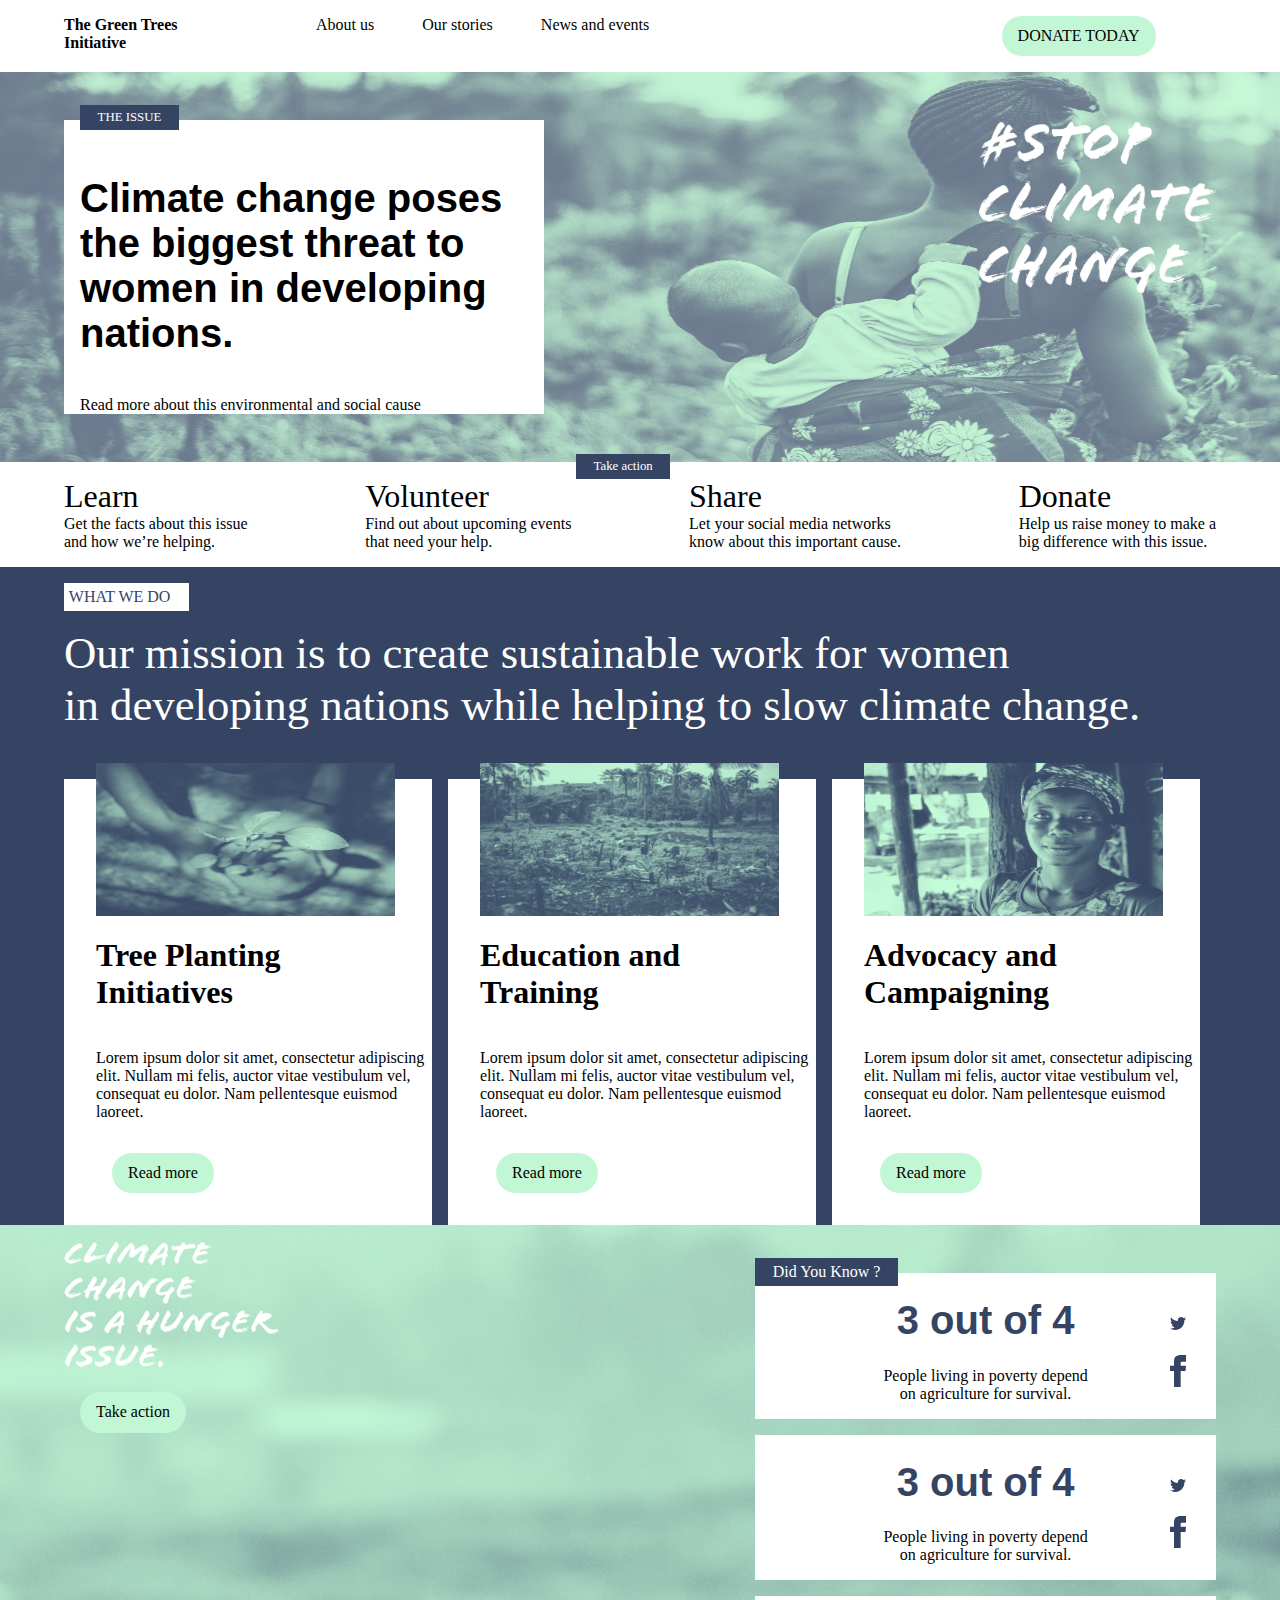
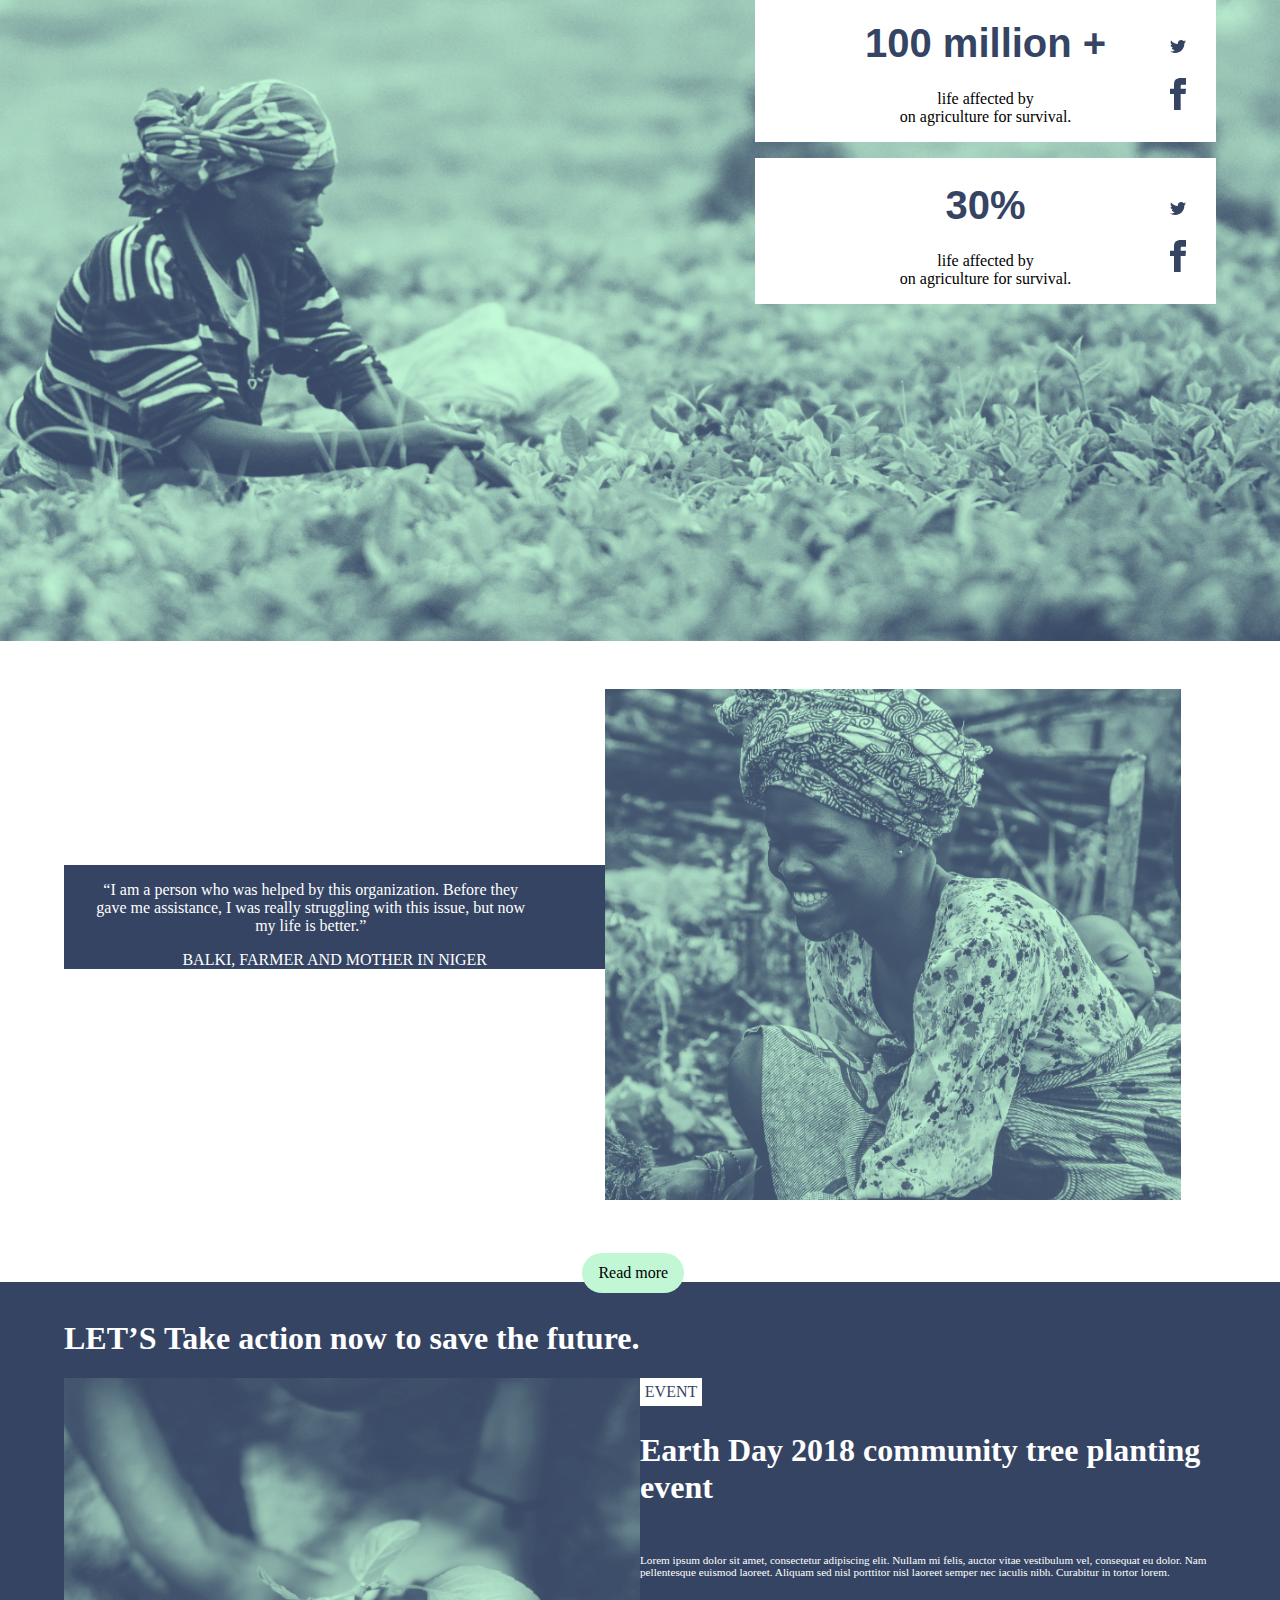
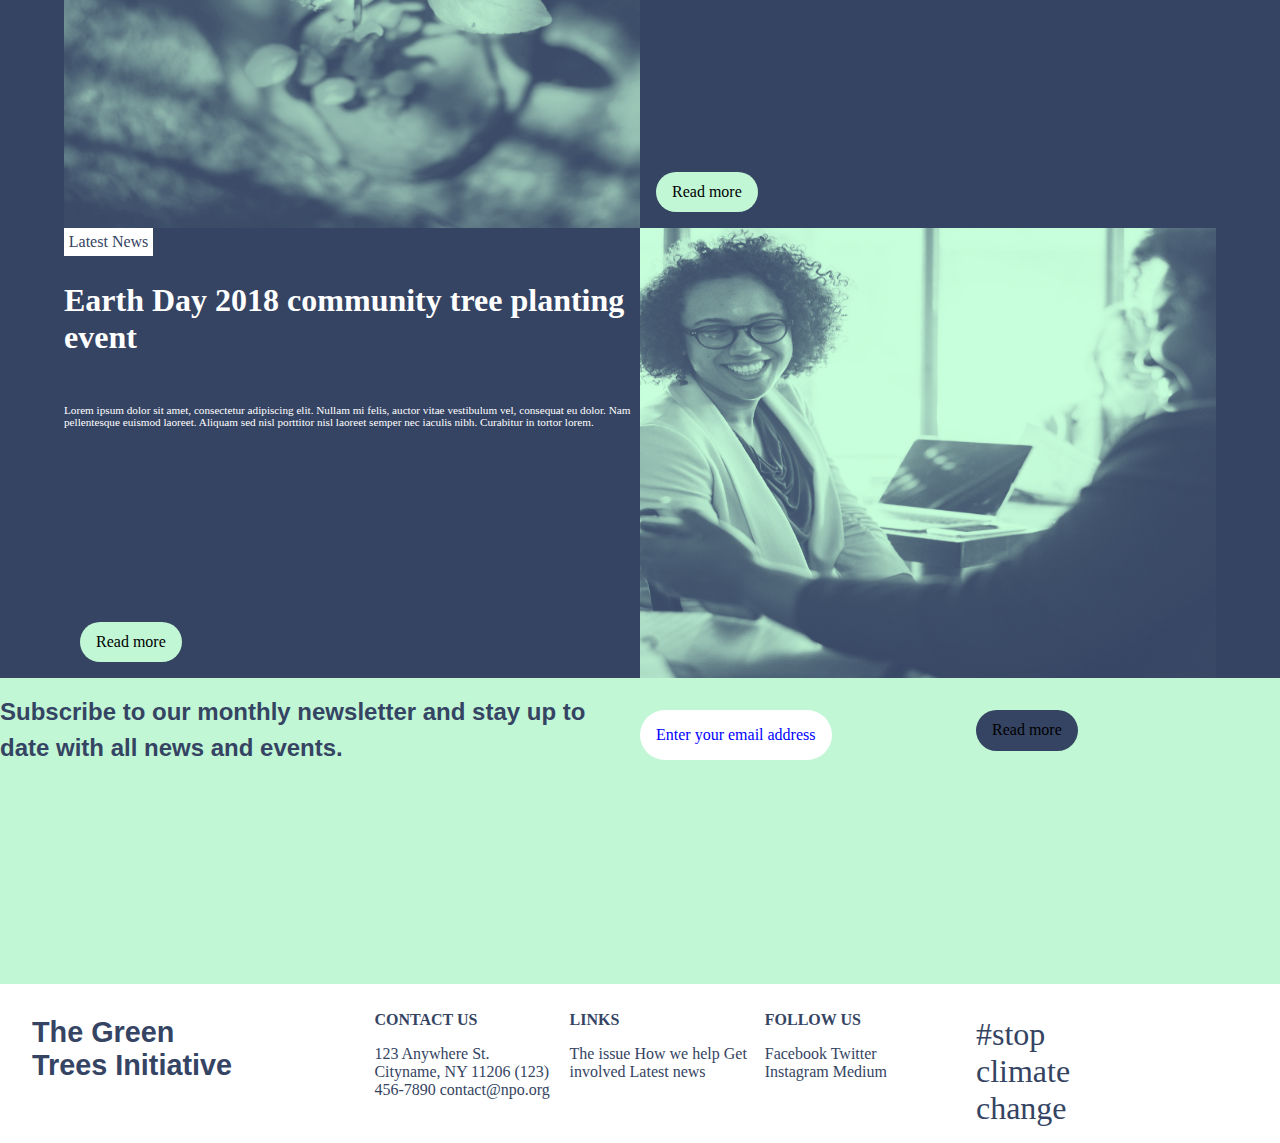
<file: index.html>
<html>
<head>
<meta name="viewport" content="width=device-width">
<link rel="stylesheet" type="text/css" href="./css/style.css">
</head>
<body>
  <div class="container">
    <div class="Heading">

      <section class="heading-nav">
      <p><b>The Green Trees</br> Initiative</b></p>

        <ul>
          <li>About us</li>
          <li>Our stories</li>
          <li>News and events</li>
        </ul>

      </section>
        <div class="button"><a href="donation.html">DONATE TODAY</a></div>

  </div>
</div>
  <main class="main-section">
    <div class="container">

      <article class="climate-change">
        <aside class="issue-box"> THE ISSUE</aside>
      <p>Climate change poses the biggest threat to women in developing nations.</p>
      <a href="index.html">Read more about this environmental and social cause</a>


      </article>
      <img src="./assets/home/stopclimatechange.png" class="stop-climate-change-img">
      <!--
        <section class="stop-climate-change-img"></section>
      -->
    </div>
  </main>

  <nav class="nav-links">
    <aside class="take-action"> Take action</aside>
    <div class="container">
  <ul>
    <li ><a href="index.html">Learn</a></br> Get the facts about this issue </br>and how we’re helping.</li>
    <li ><a href="index.html">Volunteer</a></br> Find out about upcoming events</br> that need your help.</li>
    <li ><a href="index.html">Share</a></br>Let your social media networks </br>know about this important cause.</li>
    <li ><a href="index.html"> Donate</a></br>Help us raise money to make a</br> big difference with this issue.</li>
  </ul>
  </div>
  </nav>
  <div class="mission-img">
    <div class="container">
  <section class="what-we-do-button">WHAT WE DO</section>
  <section class="mission-text"> Our mission is to create sustainable work for women</br> in developing nations while helping to slow climate change. </section>
  <aside class="our-works">
  <article class="mission-img-section" id="tree-planting">
    <div class="mission-para-link">
    <div class="tree-planting-img mission-section-images"> </div>
  <h1>  Tree Planting </br>Initiatives</h1>

  <p>Lorem ipsum dolor sit amet, consectetur adipiscing elit. Nullam mi felis, auctor vitae vestibulum vel, consequat eu dolor. Nam pellentesque euismod laoreet.</p>
  </div>
  <a class="button" href="index.html"> Read more</a>

  </article>
  <article class="mission-img-section" id="education-training">
    <div class="mission-para-link">
    <div class="education-training-img mission-section-images"> </div>
  <h1> Education and</br> Training</h1>
 <div class="mission-para-link">
  <p>Lorem ipsum dolor sit amet, consectetur adipiscing elit. Nullam mi felis, auctor vitae vestibulum vel, consequat eu dolor. Nam pellentesque euismod laoreet.</p>
</div>
  <a class="button"href="index.html"> Read more</a>

  </article>
  <article class="mission-img-section" id="advocacy-camp">
    <div class="mission-para-link">

    <div class="advocacy-img3 mission-section-images"> </div>
  <h1>Advocacy and </br>Campaigning</h1>
  <p>Lorem ipsum dolor sit amet, consectetur adipiscing elit. Nullam mi felis, auctor vitae vestibulum vel, consequat eu dolor. Nam pellentesque euismod laoreet.</p>
  </div>
  <a class="button" href="index.html"> Read more</a>


</div>
  </article>
</aside>
</div>
  </div>




  <!-- facts image begins here-->


<div class="facts-img">
<div class="container">
  <img src="./assets/home/Climate changeIs a hunger issue..png" class="climate-change-hunger-issue">
  <!--
  <div class="climate-change-hunger-issue"></div>
-->
<div class="button"> Take action</div>
<div class="facts">
  <section class="three-out-four-with-box">
    <div class="did-you-know">Did You Know ?</div>
  <h1> 3 out of 4</h1>
    <p>People living in poverty depend</br> on agriculture for survival.</p>
  <aside class="twitter-logo">
  <img src="./assets/home/iconmonstr-twitter-1.png">

  </aside>
  <aside class="fb-logo">

      <img src="./assets/home/iconmonstr-facebook-1@2x.png">

  </aside>

  </section>
  <section class="three-out-four-with-box">

  <h1> 3 out of 4</h1>
    <p>People living in poverty depend</br> on agriculture for survival.</p>
  <aside class="twitter-logo">
  <img src="./assets/home/iconmonstr-twitter-1.png">

  </aside>
  <aside class="fb-logo">

      <img src="./assets/home/iconmonstr-facebook-1@2x.png">

  </aside>

  </section>
  <section class="three-out-four-with-box">

  <h1> 100 million +</h1>
    <p>life affected by</br> on agriculture for survival.</p>
  <aside class="twitter-logo">
  <img src="./assets/home/iconmonstr-twitter-1.png">

  </aside>
  <aside class="fb-logo">

      <img src="./assets/home/iconmonstr-facebook-1@2x.png">

  </aside>

  </section>
  <section class="three-out-four-with-box">

  <h1> 30%</h1>
    <p>life affected by</br> on agriculture for survival.</p>
  <aside class="twitter-logo">
  <img src="./assets/home/iconmonstr-twitter-1.png">

  </aside>
  <aside class="fb-logo">

      <img src="./assets/home/iconmonstr-facebook-1@2x.png">

  </aside>

  </section>
</div>
</div>
</div>
  <!--facts image ends here-->
<!--story-img begins-->
<div class="container">
<div class="story-img">
  <div class="story">
  <p>“I am a person who was helped by this organization. Before they gave me assistance, I was really struggling with this issue, but now my life is better.”</p>
  <div class="text"> BALKI, FARMER AND MOTHER IN NIGER</div>
  </div>

  <img  src="./assets/home/lady-baby.png">

</div>
<a href="index.html" class="button"  id="story-read-more">Read more</a>
</div>
<!--story-img ends-->
<div class="action-img">
  <div class="container">
    <h1>LET’S Take action now to save the future.</h1>
    <section class="earth-day">
      <img src="./assets/home/tree-planting.png">
      <aside>
      <div class="event"> EVENT</div>
      <h2>Earth Day 2018 community tree planting event</h2>
      <p>Lorem ipsum dolor sit amet, consectetur adipiscing elit. Nullam mi felis, auctor vitae vestibulum vel, consequat eu dolor. Nam pellentesque euismod laoreet. Aliquam sed nisl porttitor nisl laoreet semper nec iaculis nibh. Curabitur in tortor lorem.</p>
      <div class="button"><a href="index.html">Read more</a></div>

    </aside>

    </section>
    <section class="updates-from">
      <img src="./assets/home/meeting.png">
      <aside>
      <div class="event"> Latest News</div>
      <h2>Earth Day 2018 community tree planting event</h2>
      <p>Lorem ipsum dolor sit amet, consectetur adipiscing elit. Nullam mi felis, auctor vitae vestibulum vel, consequat eu dolor. Nam pellentesque euismod laoreet. Aliquam sed nisl porttitor nisl laoreet semper nec iaculis nibh. Curabitur in tortor lorem.</p>
    <div class="button"><a href="index.html">Read more</a></div>
    </aside>
    </section>
  </div>
</div>
<!--subscribe-img begins-->
<div class="subscribe-img">
<h1>Subscribe to our monthly newsletter and stay up to date with all news and events.</h1>
<aside class="enter-email">Enter your email address </aside>
<section class="button"> Read more</section>



</div>

<!--subscribe-img ends and footer-img begins-->
<footer class="footer-img">

<section class="footer-img-p"><b> The Green</br> Trees Initiative </b></p></section>


<div class="contact-us">
<h1>CONTACT US</h1>

<p>123 Anywhere St. Cityname, NY 11206 (123) 456-7890 contact@npo.org</p>
</div>
<div class="footer-link">
<h1>LINKS</h1>

<p>The issue How we help Get involved Latest news</p>

</div>

<div class="follow">
<h1>FOLLOW US</h1>

<p>Facebook Twitter Instagram Medium</p>
</div>
<aside class="stop-climate-c">
#stop </br>climate</br> change
</aside>



</footer>

<!---->
</body>
</html>
</file>
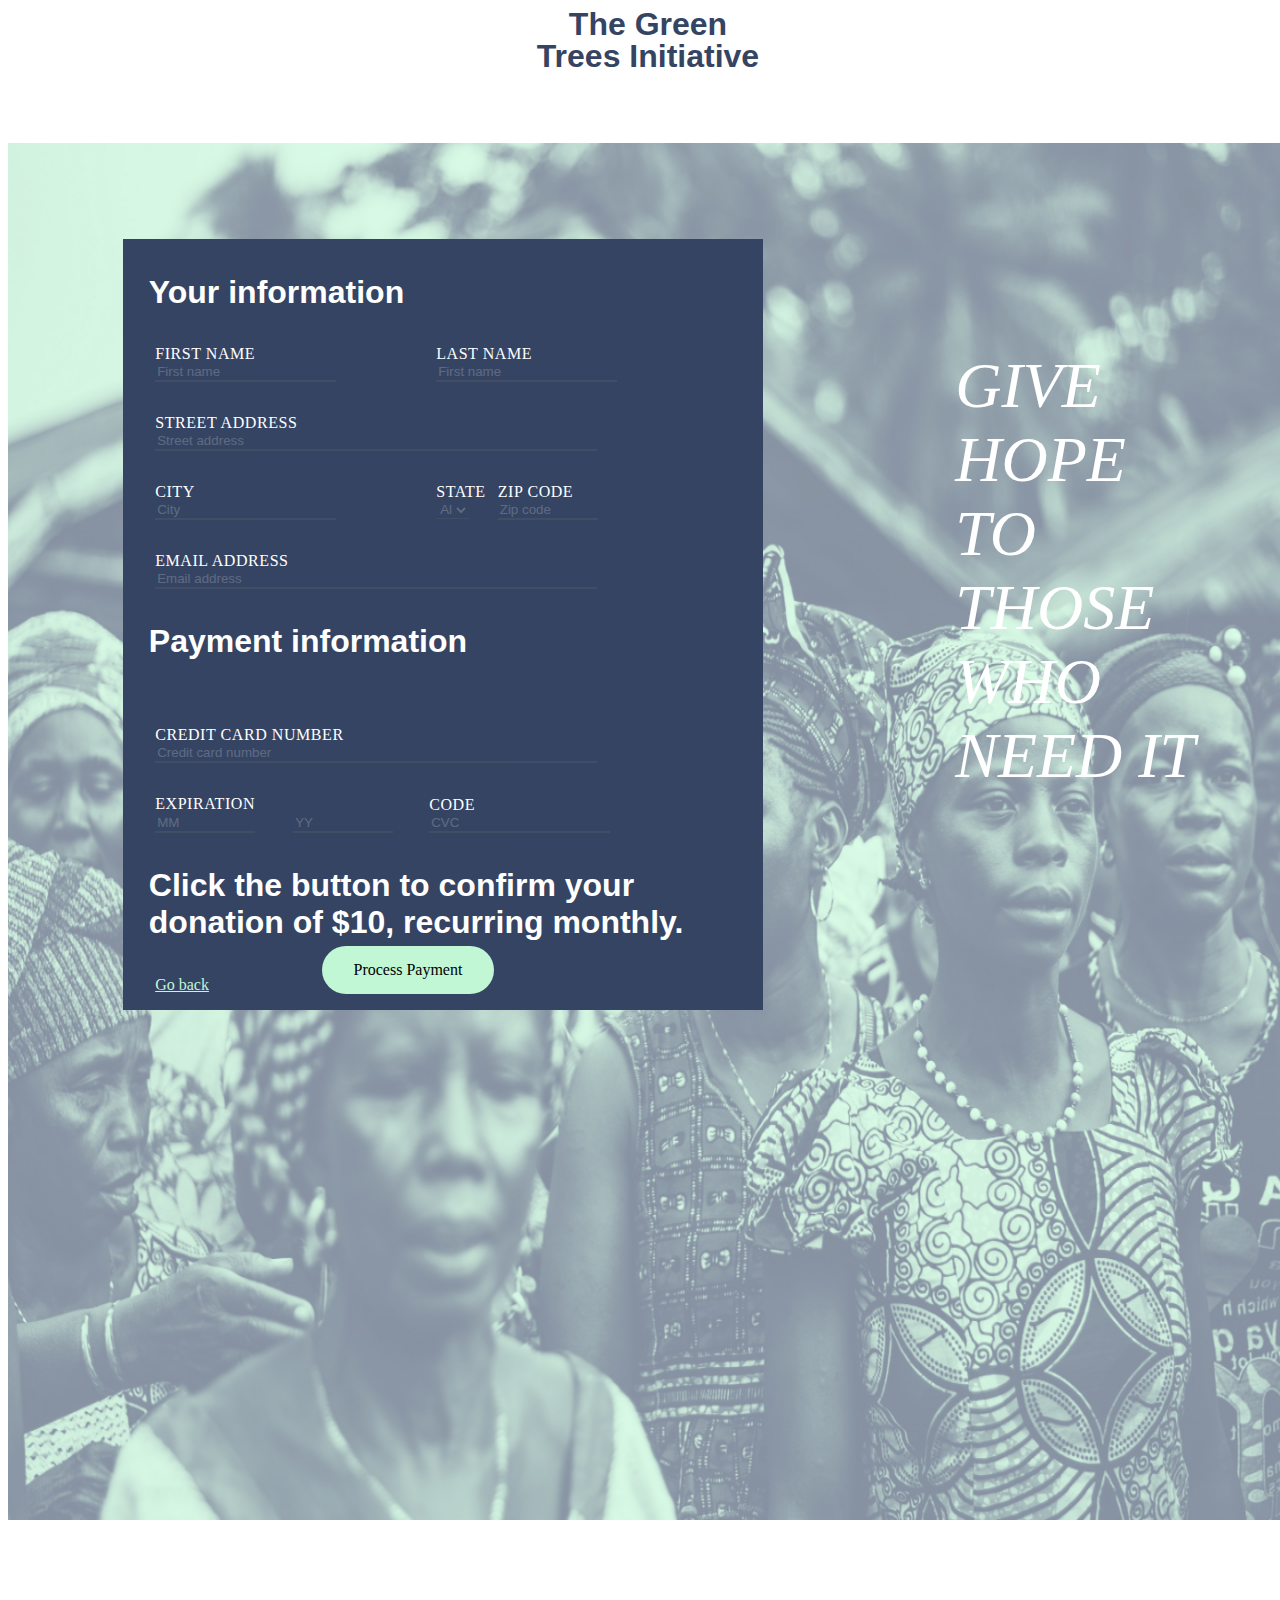
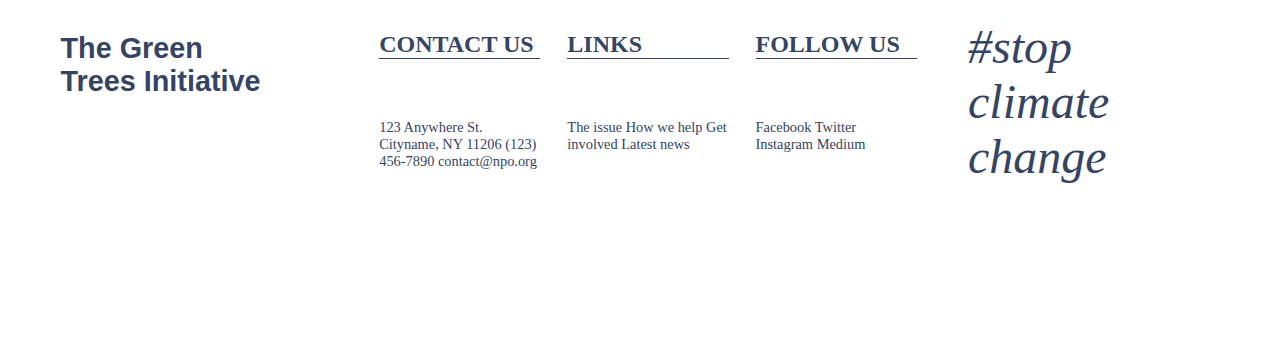
<file: donation.html>
<html>

<head>
<title>Donation page</title>

<meta name="viewport" content="width=device-width">

<link rel="stylesheet" type="text/css" href="./css/donation.css">

</head>

<body>
<header class="heading">
The Green<br> Trees Initiative
</header>



<main class="main">
<div class="give-hope">
<!--Give HOPE </br>to those</br> Who need </br>It most-->
GIVE HOPE TO THOSE WHO NEED IT
</div>

<section class="form-box">
  <form>
  <h1>Your information</h1>
  <div id="first-name">
  <label >FIRST NAME</label></br>
  <input type="text" name="first-name" value="First name">
  </div>

  <div id="last-name">
  <label > LAST NAME</label></br>
  <input type="text" name="first-name" value="First name">
  </div>
</br>
  <div id="street-address">
  <label > STREET ADDRESS</label></br>
  <input type="text" name="street-address" value="Street address">
  </div>
</br>
  <div id="city">
  <label > CITY </label></br>
  <input type="text" name="city" value="City">
  </div>
  <div id="state">
  <label > STATE </label></br>
  <select name="state">
      <option value="AL">Al</option>
      <option value="BL">Bl</option>
      <option value="Cl">Cl</option>
      <option value="Dl">Dl</option>
  </select>
  </div>
  <div id="zip-code">
  <label > ZIP CODE </label></br>
  <input type="text" name="zip-code" value="Zip code">
  </div>
</br>
  <div id="email-address">
  <label > EMAIL ADDRESS</label></br>
  <input type="text" name="email-address" value="Email address">
  </div>
  <h1>Payment information</h1>
  <div id="credit-card-number">
  <label > CREDIT CARD NUMBER</label></br>
  <input type="text" name="credit-card-number" value="Credit card number">
  </div>
</br>
<div id="expiration">
<label > EXPIRATION</label></br>
<input type="text" name="expiration-month" value="MM">
<input type="text" class="yy" name="expiration-year" value="YY">
</div>
<div id="code">
<label > CODE</label></br>
<input type="text" name="code" value="CVC">
</div>
<h1>Click the button to confirm your donation of $10, recurring monthly.</h1>
<a href="index.html">Go back</a>
<!--<input type="submit"class="submit" value="Process Payment">
-->
<a href="donation.html" class="submit">Process Payment</a>

  </form>


</section>






</main>















<footer class="footer">
  <section class="footer-img-p"><b> The Green<br> Trees Initiative </b></p></section>
  <aside class="stop-climate-c">
  #stop </br>climate</br> change
  </aside>
  <section class="contact-links-follow">
  <div class="contact-us">
  <h1>CONTACT US</h1>

  <p>123 Anywhere St. Cityname, NY 11206 (123) 456-7890 contact@npo.org</p>
  </div>
  <div class="footer-link">
  <h1>LINKS</h1>

  <p>The issue How we help Get involved Latest news</p>
  </div>
  <div class="follow">
  <h1>FOLLOW US</h1>

  <p>Facebook Twitter Instagram Medium</p>
  </div>
  </section>

</footer>
</body>

</html>
</file>
<file: css/style.css>
.footer-img
{
  width: 100%;
  height:fit-content;
  display: grid;
  grid-template-columns:28% 14% 14% 14% auto;
  grid-template-rows:100%;
  grid-column-gap: 1rem;
}
.footer-img-p
{
  padding:2rem;
  font-size: 1.8em;
font-family: Helvetica;
color: #354463;

}
footer div
{
  color: #354463;
}
footer div h1
{
  padding-top: 1rem;
  font-size: 1rem;
}
footer div p
{
  font-size: 1rem;
}
footer aside
{
  color:#354463;
  font-size: 2em;
  padding-top: 2rem;
  padding-left: 1rem;

}
.subscribe-img
{
  margin-top: 0;
  background-color: #C1F7D5;
  width:100%;
  height:34vh;
  display: grid;
  grid-template-rows: 50vh;
  grid-template-columns: 50% 25% 25%;

}
.subscribe-img h1
{
  text-align: left;
  font: Bold 1.5em/2em Helvetica;
  letter-spacing: 0;
  color: #354463;
  opacity: 1;
  line-height: 1.5em;
}
.subscribe-img .enter-email
{
  width: fit-content;
background: #FFFFFF 0% 0% no-repeat padding-box;
border-radius: 100px;
text-align: center;
font-size: 1em;
color: blue;
padding-top: 1%;
height: fit-content;
margin-top: 2rem;
padding: 1rem;
}
.subscribe-img .button
{
  margin-top: 2rem;
background-color: #354463;

}
.action-img .container
{
  padding-top: 1rem;

}
.event
{
  color: #354463;
  width: fit-content;
  font-size: 1rem;
  background: white;
  padding: 0.3rem;
}
.action-img
{
  background-color: #354463;
  color: white;
}
.action-img h2
{
   width:100%;
     font-size: 2rem;
}
.action-img p
{
  margin-top: 3rem;
width: 100%;

padding-right: 2rem;
font-size: 0.7rem;
}
.action-img img
{
  width:50%;
  height:50vh;
}
.earth-day
{
  width:100%;
  height:50vh;
  display: flex;
  flex-direction: row;
  flex-wrap: nowrap;
}
 .updates-from
 {
   /*
   margin-top: 3rem;
width: 35rem;
padding-left: 1rem;
padding-right: 2rem;
font-size: 1rem;*/
width:100%;
height:50vh;
display: flex;
flex-direction: row-reverse;
flex-wrap: nowrap;
 }
 .action-img .button
 {
   position: absolute;
   bottom: 0;
 }
 .action-img aside
 {
   width: 50%;
   position: relative;
 }
#story-read-more
{
  margin-left: 45%;
}
.story-img
{
  margin-bottom: 4rem;
  display: flex;
}
.story-img img
{
  width: 50%;
  margin-top: 3rem;
  float: right;
}
.story-img .story
{
  color: white;
float: left;
background-color: #354463;
height: fit-content;
margin-top: 14rem;
text-align: center;
margin-right: 0rem;
width: 47%;
opacity: 1;

}
.story p
{
  font-size: 2rem;

    padding-left: 7rem;
    padding-right: 5rem;
    /**/
    font-size: 1rem;
    padding-left: 2rem;
}
.container
{
  position: relative;
}
.facts
{
  display: flex;
  flex-direction: column;
  justify-content: space-around;
  width: 40%;
  position: absolute;
  right:0;
  top: 2rem;
}
.three-out-four-with-box
{
  position: relative;
  width: 100%;
    height: fit-content;
    background: #FFFFFF 0% 0% no-repeat padding-box;
    opacity: 1;
    margin-bottom: 1rem;
}
.three-out-four-with-box h1
{
  text-align: center;
  font: Bold 2.5em/1em Helvetica;
  letter-spacing: 0;
  color: #354463;
  opacity: 1;
}
.three-out-four-with-box p
{
  font-size: 1rem;
  text-align: center;
}
.did-you-know
{
  position: absolute;
    margin-top: -1rem;
    width: fit-content;
    color: white;
    box-sizing: border-box;
    padding: 0.3rem 1.1rem;
    background: #354463;
    margin-top: -15px;
    font-size: 0.8r
}
.three-out-four-with-box .twitter-logo
{
  right: 7%;
  position: absolute;
  bottom: 66%;
  width: 3%;
  height: 4%;

}
 .three-out-four-with-box .fb-logo
{
  right: 7%;
      position: absolute;
      bottom: 43%;
      width: 3%;
      height: 1%;
}
.facts-img
{
  padding-top: 1rem;

  width:100%;
  background-image: url("../assets/home/Did you know background.png");
  background-repeat: no-repeat;
background-size: 100% 100%;
height: 1000px;
/*  padding-top: 1rem;*/
}
.climate-change-hunger-issue
{
  /*background-image: url("../assets/home/Climate changeIs a hunger issue..png");
  background-repeat: no-repeat;
  background-size: 100% 100%;
*/
  width: 19%;
    height: 15vh;
}


body
{
  margin: 0px 0px;
}
ul
{
  list-style: none;
}
a
{
  color: black;
  text-decoration: none;
}
.container
{
  width:90%;
  margin-left:5%;
  margin-right:5%;
  /*background-color: red;*/
}
.Heading
{
  display:flex;
}
.heading-nav
{
  display: flex;
  flex-direction: row;
  width:80%;
}
.heading-nav p
{
  width:23%;
}
.heading ul
{
width: auto;
}
 .button
{
  background-color: #C1F7D5;
    border-radius: 100px;
    color: black;
    text-align: center;
    text-decoration: none;
    padding: 0.7rem 1rem;
    height: fit-content;
    margin: 1rem;
    width: fit-content;
}
.heading-nav ul
{

  display: flex;
  flex-direction: row;
}
.heading-nav ul li
{
  margin-right: 3rem;
}
.main-section
{
  width: 100%;
  padding-top: 3rem;
  padding-bottom: 3rem;
  background-image: url("../assets/home/annie-spratt-135307-unsplash.png");
  background-repeat: no-repeat;
  background-size: 100% 100%;
}
.main-section .container
{
  display: flex;
  justify-content:space-between;

}
.stop-climate-change-img
{

  height: 20vh;
}
/*  background-image: url("../assets/home/stopclimatechange.png");
  background-repeat: no-repeat;
  background-size: 100% 100%;
*/

.climate-change
{

  background-color: white;
  width: 38.85%;
  padding-left: 1rem;
  padding-right: 1rem;

}
.climate-change p
{
  font-family: Helvetica;
    font-weight: bold;
    font-size: 2.5em;
    padding-top: 1rem;


}
.climate-change a
{

}
.issue-box
{
  position: absolute;
  margin-top: -1rem;
  width: fit-content;
    color: white;
    box-sizing: border-box;
    padding: 0.3rem 1.1rem;
    background: #354463;
    margin-top: -15px;
    font-size: 0.8rem;
}
.take-action
{
  position: absolute;
  margin-top: -1rem;
  width: fit-content;
    color: white;
    box-sizing: border-box;
    padding: 0.3rem 1.1rem;
    background: #354463;
    margin-top: -1.5rem;
    font-size: 0.8rem;
    left:45%
}
.nav-links ul
{
  padding-left: 0;
      font-size: 1rem;
      display: flex;
      flex-direction: row;
      justify-content: space-between;
}
.nav-links a
{
  font-size: 2rem;
}
.mission-img
{
  background-color: #354463;
}
.mission-img .what-we-do-button
{
  margin-top: 1rem;
  color: #354463;
  width: 10%;
  font-size: 1rem;
  background: white;
  padding: 0.3rem;
}
.mission-img .container
{
  display: flex;
  flex-direction:column;
}
.mission-img .mission-text
{
  box-sizing: border-box;
font-size: 2.8rem;
color: white;
margin-top: 1rem;
}
.our-works
{
  margin-top: 1rem;
  display: flex;
}
.mission-img-section
{
/*  background-color: white;
position: absolute;
width: 27%;*/
background-color: white;
margin-right: 1rem;
margin-top: 2rem;
padding-left: 2rem;
padding-bottom: 1rem;
}
.mission-img-section h1
{
font-size: 2rem;
}
.mission-img-section  p
{
  font-size: 1rem;
  margin-top: 1rem;
}
.mission-section-images
{
  /*position: absolute;*/
    width: 89%;
    height: 17vh;
    margin-top:-1rem;
    /*top: -5%;
    right: 0%;*/

}
.mission-img-section
{
  position: relative;
  display: flex;
  flex-direction: column;
}
.tree-planting-img
{
  background-image: url("../assets/home/tree-planting.png");
  background-repeat: no-repeat;
background-size: 100% 100%;

}
.education-training-img
{
  background-image: url("../assets/home/education-training.png");
  background-repeat: no-repeat;
background-size: 100% 100%;
}
.advocacy-img3
{
  background-image: url("../assets/home/advocacy.png");
  background-repeat: no-repeat;
background-size: 100% 100%;
}
.mission-para-link
{
  display: flex;
  flex-direction: column;
justify-content: space-between;
}


@media all and (min-width:480px) and (max-width:800px)
{
  .action-img p
  {
    margin-top: 3rem;
  width: 100%;

  padding-right: 2rem;
  font-size: 0.4rem;
  }
  .stop-climate-change-img
  {
    width: 15rem;
    height: auto;

  }
  .footer-img
  {
    width: 100%;
    height:fit-content;
    display: grid;
    grid-template-columns:33% 33% auto;
    grid-template-rows:50% 50%;
    grid-column-gap: 1rem;
  }
  .contact-us
  {
    grid-row-start: 1;
    grid-row-end: 2;
    grid-column-start:2 ;
    grid-column-end: 3;
  }
  .footer-link
  {
    grid-row-start: 2;
    grid-row-end: 3;
    grid-column-start:2 ;
    grid-column-end: 3;
  }
  .folow
  {
    grid-row-start: 1;
    grid-row-end: 2;
    grid-column-start:3 ;
    grid-column-end: 4;
  }
  .footer-img-p
  {
    padding:2rem;
    font-size: 1.8em;
  font-family: Helvetica;
  color: #354463;
  grid-row-start: 1;
  grid-row-end: 2;
  grid-column-start:1 ;
  grid-column-end: 2;

  }
  footer div
  {
    color: #354463;
  }
  footer div h1
  {
    padding-top: 1rem;
    font-size: 1rem;
  }
  footer div p
  {
    font-size: 1rem;
  }
  footer aside
  {
    color:#354463;
    font-size: 2em;
    padding-top: 2rem;
    padding-left: 1rem;
    grid-row-start: 2;
    grid-row-end: 3;
    grid-column-start:3 ;
    grid-column-end: 4;

  }

  .subscribe-img
  {
    margin-top: 0;
    background-color: #C1F7D5;
    width:100%;
    height:34vh;
    display: grid;
    grid-template-rows: 20vh 14vh;
    grid-template-columns: 60% 40%;

  }
  .subscribe-img h1
  {
    text-align: left;
    font: Bold 1.5em/2em Helvetica;
    letter-spacing: 0;
    color: #354463;
    opacity: 1;
    line-height: 1.5em;
    grid-row-start: 1;
    grid-row-end: 2;
    grid-column-start: 1;
    grid-column-end:3;
  }
  .subscribe-img .enter-email
  {
    width: 64%;
    background: #FFFFFF 0% 0% no-repeat padding-box;
    border-radius: 100px;
    text-align: center;
    font-size: 1em;
    color: blue;
    padding-top: 1%;
    height: fit-content;
    margin-top: 2rem;
    padding: 1rem;
    grid-row-start: 2;
    grid-row-end: 3;
    grid-column-start: 1;
    grid-column-end: 2;
    margin-left: 2rem;
  }
  .subscribe-img .button
  {
    margin-top: -3rem;
  background-color: #354463;
  grid-row-start: 2;
  grid-row-end: 3;
  grid-column-start: 2;
  grid-column-end:3;

  }
  .story-img
  {
    flex-direction: column-reverse;
  }
  .story-img .story
  {
    margin-top: 7rem;
    width:80%;
  }
  .story-img img
  {
    width: 83%;
  }
  .facts
  {
    width:60%;

  }
  .heading-nav
  {
    display: flex;
    flex-direction: column;
    width:74%;
  }
  .heading-nav ul
  {
    padding-left: 0;
  }
  .main-section .container
  {
    flex-direction: column-reverse;
  }
  .climate-change
  {
    width: auto;
    margin-top: 2rem;
  }
  .nav-links ul
  {
    flex-wrap: wrap;
    /*
    flex-direction: column;
    flex-wrap: wrap;*/

  }
  .nav-links ul li
  {
    width: 50%;
  }
  .our-works
  {
    flex-direction: column;
  }
  .mission-section-images
  {

    /*position: absolute;*/
    width: 52%;
    height: 17vh;
    /*top: -5%;*/
  }
  .mission-img-section h1
  {
    padding-right: 1.2rem;
font-size: 1.5rem;
padding-top: 1.2rem;
  }
  .mission-section-images
  {
    margin-top: 0;
  }
  .mission-img-section h1
  {
    margin-left: 1rem;
  }
  .mission-img-section
  {
    flex-direction: row;
    flex-wrap: wrap;
  }
  .mission-img-section p
  {



    padding-right: 1rem;
  }
  .mission-para-link
  {
    display: flex;
    flex-direction: row;
    flex-wrap: wrap;
}

}
@media all and (max-width:480px)
{
  .stop-climate-change-img
  {
    width: 12rem;
    height: auto;
  }
  .footer-img
  {
    width: 100%;
    height:40vh;
    display: grid;
    grid-template-columns:50% auto;
    grid-template-rows:30% 30% 40%;
    grid-column-gap: 1rem;
    grid-row-gap: 1rem;
  }
  .contact-us
  {
    grid-row-start: 1;
    grid-row-end: 2;
    grid-column-start:2 ;
    grid-column-end: 3;
  }
  .footer-link
  {
    grid-row-start: 2;
    grid-row-end: 3;
    grid-column-start:2 ;
    grid-column-end: 3;
  }
  .folow
  {
    margin-left: 1rem;
    grid-row-start: 2;
    grid-row-end: 3;
    grid-column-start:1 ;
    grid-column-end: 2;
  }
  .footer-img-p
  {
    padding:2rem;
    font-size: 0.8em;
  font-family: Helvetica;
  color: #354463;
  grid-row-start: 1;
  grid-row-end: 2;
  grid-column-start:1 ;
  grid-column-end: 2;

  }
  footer div
  {
    padding-left: 1rem;
    color: #354463;
  }
  footer div h1
  {
    padding-top: 0.8rem;
    font-size: 1rem;
  }
  footer div p
  {
    font-size: 0.7rem;
  }
  footer aside
  {
    color:#354463;
    font-size: 2em;
    padding-top: 2rem;
    padding-left: 1rem;
    grid-row-start: 3;
    grid-row-end: 4;
    grid-column-start:2 ;
    grid-column-end: 3;

  }

  .subscribe-img
  {
    margin-top: 0;
    background-color: #C1F7D5;
    width:100%;
    height:34vh;
    display: grid;
    grid-template-rows: 20vh 14vh;
    grid-template-columns: 60% 40%;

  }
  .subscribe-img h1
  {
    text-align: left;
    font: Bold 1.5em/2em Helvetica;
    letter-spacing: 0;
    color: #354463;
    opacity: 1;
    line-height: 1.5em;
    grid-row-start: 1;
    grid-row-end: 2;
    grid-column-start: 1;
    grid-column-end:3;
  }
  .subscribe-img .enter-email
  {
    width: 64%;
    background: #FFFFFF 0% 0% no-repeat padding-box;
    border-radius: 100px;
    text-align: center;
    font-size: 1em;
    color: blue;
    padding-top: 1%;
    height: fit-content;
    margin-top: 2rem;
    padding: 1rem;
    grid-row-start: 2;
    grid-row-end: 3;
    grid-column-start: 1;
    grid-column-end: 2;
    margin-left: 2rem;
  }
  .subscribe-img .button
  {
    width: fit-content;
    margin-top: 2rem;
  background-color: #354463;
  grid-row-start: 2;
  grid-row-end: 3;
  grid-column-start: 2;
  grid-column-end:3;

  }
  #story-read-more
  {
    margin-left: 1rem;
  }
  #story-read-more .button
  {
    width:50%;
  }
  .container
  {
    display: flex;
    flex-direction: column;
    justify-content: space-between;
  }
  .story p
  {
      font-size: 1rem;
      padding-left: 2rem;
  }
  .story-img
  {
    flex-direction: column-reverse;
  }
  .story-img .story
  {
    margin-top: 2rem;
    width:80%;
  }
  .story-img img
  {
    width: 83%;
  }
  .climate-change-hunger-issue
  {
    width: 37%;
  }
  .facts
  {
      position:relative;
      width: 85%;
  }

  .button
  {
    width:70%;
  }
  .heading
  {
    flex-direction: column;
  }
  .heading-nav
  {
    width: 100%;
  }
  .heading-nav ul
  {
    flex-direction: column;
  }
  .heading-nav p
  {
    padding-top: 3rem;
    width:43%;
  }
  .heading-nav ul li
  {
    margin-bottom: 1rem;
  }
  .climate-change
  {
    width: auto;
    margin-top: 2rem;
  }
  .main-section .container
  {
    flex-direction: column-reverse;
  }
  .issue-box
  {
    left: 36%;
  }
  .nav-links ul
  {
    flex-wrap: wrap;
    /*
    flex-direction: column;
    flex-wrap: wrap;*/

  }
  .nav-links ul li
  {
    width: 50%;
  }
  .our-works
  {
    flex-direction: column;
  }
  .mission-section-images
  {
    margin-top: 0;
  }
  .action-img .container
  {
    padding-top: 1rem;

  }
  .event
  {
    position: absolute;
  left: 7rem;
  top: -28vh;
  color: #354463;
  width: fit-content;
  font-size: 1rem;
  background: white;
  padding: 0.3rem;
  }
  .action-img
  {
    background-color: #354463;
    color: white;
  }
  .action-img h2
  {
     width:100%;
       font-size: 1rem;
       padding-left: 5rem;
  }
  .action-img p
  {
    margin-top: 3rem;
  width: 100%;
  padding-left: 5rem;
  padding-right: 2rem;
  font-size: 0.2rem;
  }
  .action-img img
  {
    padding-left: 4rem;
    width:50%;
    height:25vh;
  }
  .earth-day
  {
    margin-top: 3rem;
    width:100%;
    height:50vh;
    display: flex;
    flex-direction:column;
    flex-wrap: nowrap;
    justify-content: center;
  }
   .updates-from
   {
margin-top: 10rem;
  width:100%;
  height:50vh;
  display: flex;
  flex-direction: column;
  flex-wrap: nowrap;
  margin-bottom: 12rem;
   }
   .action-img .button
   {
     position: relative;
     margin-left: 5rem;
   }
   .action-img aside
   {
     width: 50%;
     position: relative;
   }

}
</file>
<file: css/donation.css>
@media all and (min-width: 801px)
{
  body
  {
    width:100%;
    height:214.125%;
    display: grid;
    grid-template-columns: 100%;
    grid-template-rows: 7% 71.45% auto;

  }
.heading
{

  width:100%;
  position: relative;
  grid-row-start: 1;
  grid-row-end: 2;
  text-align: center;
font: Bold 2em/1em Helvetica;
letter-spacing: 0;
color: #354463;
opacity: 1;
}
.main
{
  background-image: url("../assets/donation/annie-spratt-427340-unsplash.png");
  background-repeat: no-repeat;
background-size: 100% 100%;
  width:100%;
  position: relative;
  grid-row-start: 2;
  grid-row-end: 3;
}
form a
{
  padding-left: 5%;
  color: #C1F7D5;
}
.submit
{/*
  background-color: #C1F7D5;
  border-radius: 100px;
  color: black;
  padding: 15px 32px;
  text-align: center;
  text-decoration: none;
  opacity: 100%;
  height: auto;
  font-size: 16px;
  margin: 4px 2px;
  cursor: pointer;*/
  background-color: #C1F7D5;
border-radius: 100px;
color: black;
padding: 15px 32px;
text-align: center;
text-decoration: none;
opacity: 100%;
height: auto;
font-size: 16px;
cursor: pointer;
position: absolute;
right: 42%;
bottom: 2%;
}
.form-box
{
      width: 50%;
      height: fit-content;
      position: absolute;
      left: 9%;
      top: 7%;
      background-color: #354463;
}
.form-box h1
{
  font: Bold 2em Helvetica;
      letter-spacing: 0;
      color: #FFFFFF;
      opacity: 1;
      padding-left: 4%;
      padding-top: 2%;
      padding-bottom: 2%;
}
.form-box div
{
  display :inline-block;
}
form #first-name, form #zip-code
{
  padding-left: 5%;
}
form #last-name
{
  padding-left: 15%;
}
#city,#street-address,#email-address,#credit-card-number,#expiration,#code
{
 padding-left:5%;
 padding-top: 5%;

}

form #state
{ padding-left:15%;
  width:1%;
}
#street-address input, #email-address input, #credit-card-number input
{
  width: 442px;
}
#state input
{
  width:65px;
}
input[name="expiration-year"]
{
  margin-left: 34px;
}
#zip-code input,#expiration input
{
  width:100px;
}
form label
{
  font: Regular 2em Helvetica;
letter-spacing: 0.56px;
color: #FFFFFF;
opacity: 1;
}
form input, form select
{
  border-top: none;
  border-left: none;
  border-right:none;
  border-bttom:5px;
  background: transparent;
  color: #FFFFFF;
opacity: 0.2;
}
form select
{
  background-color: #354463;
}
form #zip-code
{
  padding-left: 8%;
}
form value
{
  font:5em;
  color: #FFFFFF;
opacity: 0.2;
}

.give-hope
{
  position: absolute;
  top: 15%;
  right: 6%;
  width: 20%;
  font-size: 4em;
  color: white;
  font-style: oblique;
}
.footer
{

  width:100%;
  position: relative;
  grid-row-start: 3;
  grid-row-end: 4;
}

.footer .footer-img-p
{
  font-size: 1.8em;
width: 83.1%;
height: auto;
left: 4.1%;
top: 27%;
position: absolute;
font-family: Helvetica;
color: #354463;

}
.footer .stop-climate-c
{
font-style: italic ;
  position: absolute;
  width: 25%;
  height: 55%;
  top: 24%;
  right: 0;
  color:#354463;
  font-size: 3em;
}
/*password*/
.contact-links-follow
{
  position: absolute;
  top: 23%;
  left: 29%;
  width: 42%;
  height: 57%;


}
.contact-links-follow .contact-us
{
  width: 30%;
  height:80%;
  position: absolute;
  left: 0;
  top:0;
}
.contact-links-follow .footer-link
{
  width: 30%;
  height:80%;
  position: absolute;
  left: 35%;
  top:0;

}
.contact-links-follow .follow
{
  width: 30%;
  height:80%;
  position: absolute;
  left: 70%;
  top:0;

}
hr
{
  position: absolute;
color: black;
width: 100%;
top: 39%;
}
.contact-links-follow h1
{
  border-bottom: 1px solid;
  font-size:1.5em;
  color: #354463;
}
.contact-links-follow p
{
  font-size: 0.9em;
position: absolute;
top: 47%;
color:#354463;
}
}
@media all and (min-width: 481px) and (max-width: 548px)
{
  form #last-name
  {
    padding-left: 5%;
  }
}
@media all and (min-width: 800px) and (max-width: 914px)
{
  form #last-name
  {
    padding-left: 4%;
  }
  form #zip-code
  {
    padding-left: 8%;
  }
  form #state
  { padding-left:5%;
    width:1%;
  }
  #street-address input, #email-address input, #credit-card-number input
  {
    width: 379px;
  }

}

@media all and (min-width: 481px) and (max-width: 800px)
{
  body
  {
    width:100%;
    height:fit-content;
    /*
    display: grid;
    grid-template-columns: 100%;
    grid-template-rows: 6.10% 70.62% auto;
    */
  }
  .heading
  {
    width:100%;
    height:fit-content;
    position: relative;
    /*grid-row-start: 1;

    grid-row-end: 2;
    */text-align: center;
  font: Bold 1.5em/1em Helvetica;
  letter-spacing: 0;
  color: #354463;
  opacity: 1;
  }
  .main
  {
    background-image: url("../assets/donation/annie-spratt-427340-unsplash.png");
    background-repeat: no-repeat;
    background-size: 100% 100%;
    width:100%;
    height:fit-content;
    /*
    position: relative;
    grid-row-start: 2;
    grid-row-end: 3;*/
  }
  .give-hope
  {
    padding-left: 2em;
  width: 75%;
  height: fit-content;
  font-size: 3em;
  color: white;
  font-style: oblique;
  padding-top: 1em;
  }
  form a
  {
    padding-left: 5%;
    color: #C1F7D5;
  }
  .submit
  {
    background-color: #C1F7D5;
    border-radius: 100px;
    color: black;
    padding: 15px 32px;
    text-align: center;
    text-decoration: none;
    opacity: 100%;
    height: auto;
    font-size: 16px;
    margin: 4px 2px;
    cursor: pointer;
  }
  .form-box
  {
        width: 83%;
        height: fit-content;
        /*position: absolute;
        left: 9%;
        top: 16%;
        */
        margin-left: 3em;
        margin-bottom: 3em;
        background-color: #354463;
  }
  .form-box h1
  {
        font: Bold 2em Helvetica;
        letter-spacing: 0;
        color: #FFFFFF;
        opacity: 1;
        padding-left: 4%;
        padding-top: 2%;
  }
  .form-box div
  {
    display :inline-block;
  }
  form #first-name, form #zip-code
  {
    padding-left: 5%;
  }
  form #last-name
  {
    padding-left: 1em;
  }
  #city,#street-address,#email-address,#credit-card-number,#expiration,#code
  {
   padding-left:5%;
   padding-top: 5%;

  }

  form #state
  { padding-left:15%;
    width:1%;
  }
  #street-address input, #email-address input, #credit-card-number input
  {
    width: 442px;
  }
  #state input
  {
    width:65px;
  }
  input[name="expiration-year"]
  {
    margin-left: 34px;
  }
  #zip-code input,#expiration input
  {
    width:100px;
  }
  form label
  {
    font: Regular 2em Helvetica;
  letter-spacing: 0.56px;
  color: #FFFFFF;
  opacity: 1;
  }
  form input, form select
  {
    border-top: none;
    border-left: none;
    border-right:none;
    border-bttom:5px;
    background: transparent;
    color: #FFFFFF;
  opacity: 0.2;
  }
  form select
  {
    background-color: #354463;
  }
  form #zip-code
  {
    padding-left: 8%;
  }
  form value
  {
    font:5em;
    color: #FFFFFF;
  opacity: 0.2;
  }

  .footer
  {
        width:100%;
        height:300px;
    position: relative;
    /*
    height: fit-content;
    grid-row-start: 3;
    grid-row-end: 4;*/
  }
  .footer  .footer-img-p
  {
    font-size: 1.5em;
width: 83.1%;
height: auto;
left: 5.1%;
top: 12%;
position: absolute;
font-family: Helvetica;
color: #354463;

  }
  .footer .stop-climate-c
  {
    font-style: italic ;
    position: absolute;
    width: 25%;
    height: 55%;
    bottom: 3%;
    right: 0;
    color:#354463;
    font-size: 3em;
  }
  /*password*/
  .contact-links-follow
  {

    position: absolute;
top: 4%;
left: 42%;
width: 50%;
height: 84%;

  }
  .contact-links-follow .contact-us
  {
    width: 45%;
    height: 50%;
    position: absolute;
    left: 0;
    top: 0;
  }
  .contact-links-follow .footer-link
  {

 width: 45%;
 height: 50%;
 position: absolute;
 left: 0;
 bottom: 0;


  }
  .contact-links-follow .follow
  {

    width: 45%;
    height: 50%;
    position: absolute;
    top: 0;
    right: 0;
   }

  hr
  {
    color: white;
  }
  .contact-links-follow h1
  {
    font-size:1.5em;
    color: #354463;
  }
  .contact-links-follow p
  {
    font-size: 0.9em;
position: absolute;
top: 47%;
color:#354463;
  }


}
@media all and (max-width: 480px)
{
  body
  {
    width:100%;
    height:fit-content;
    /*
    display: grid;
    grid-template-columns: 100%;
    grid-template-rows: 4.80% 59.19% auto;
    */
  }
  .heading
  {
    width:100%;
    /*position: relative;
    grid-row-start: 1;
    grid-row-end: 2;*/
    text-align: center;
  font: Bold 1.5em/1em Helvetica;
  letter-spacing: 0;
  color: #354463;
  opacity: 1;
  }
  .main
  {
    background-image: url("../assets/donation/annie-spratt-427340-unsplash.png");
    background-repeat: no-repeat;
    background-size: 100% 100%;
    width:100%;/*
    position: relative;
    grid-row-start: 2;
    grid-row-end: 3;*/
  }
  .give-hope
  {
    padding-left: 1em;
  width: 75%;
  height: fit-content;
  font-size: 1.5em;
  color: white;
  font-style: oblique;
  padding-top: 1em;
  }
  form a
  {
    padding-left: 5%;
    color: #C1F7D5;
  }
  .submit
  {
    background-color: #C1F7D5;
    border-radius: 100px;
    color: black;
    padding: 15px 32px;
    text-align: center;
    text-decoration: none;
    opacity: 100%;
    height: auto;
    font-size: 16px;
    margin: 4px 2px;
    cursor: pointer;
  }
  .form-box
  {
        width: 83%;
        height: fit-content;
        /*position: absolute;
        left: 9%;
        top: 16%;
        */
        margin-left: 2em;


        background-color: #354463;
  }
  .form-box h1
  {
    font: Bold 2em Helvetica;
        letter-spacing: 0;
        color: #FFFFFF;
        opacity: 1;
        padding-left: 4%;
        padding-top: 2%;
  }
  .form-box div
  {
    display :inline-block;
  }
  form #first-name, form #zip-code
  {
    padding-left: 5%;
  }
  form #last-name
  {
    padding-left: 15%;
  }
  #city,#street-address,#email-address,#credit-card-number,#expiration,#code
  {
   padding-left:5%;
   padding-top: 5%;

  }

  form #state
  { padding-left:15%;
    width:1%;
  }
  #street-address input, #email-address input, #credit-card-number input
  {
    width: 253px;
  }
  #state input
  {
    width:65px;
  }
  input[name="expiration-year"]
  {
    margin-left: 34px;
  }
  #zip-code input,#expiration input
  {
    width:100px;
  }
  form label
  {
  /*  font: Regular 2em Helvetica;*/
  font-size: 0.6em;
  letter-spacing: 0.56px;
  color: #FFFFFF;
  opacity: 1;
  }
  form input, form select
  {
    border-top: none;
    border-left: none;
    border-right:none;
    border-bttom:5px;
    background: transparent;
    color: #FFFFFF;
  opacity: 0.2;
  font-size: 0.5em;
  width:9.8em;
  }
  form select
  {
    background-color: #354463;
  }
  form #zip-code
  {
    padding-left: 8%;
  }
  form value
  {
    font:5em;
    color: #FFFFFF;
  opacity: 0.2;
  }

  .footer
  {

    width:100%;
    height:538px;
    position: relative;
    /*
    grid-row-start: 3;
    grid-row-end: 4;*/
  }

/*footer-img section for mobile*/

.footer  .footer-img-p
{
  font-size: 1.5em;
width: 34.1%;
height: auto;
left: 5.1%;
top: 12%;
position: absolute;
font-family: Helvetica;
color: #354463;

}

.footer .stop-climate-c
{
  font-style: italic;
  position: absolute;
  width: 18%;
  height: 25%;
  bottom: 4%;
  left: 53%;
  color: #354463;
  font-size: 3em;

}
/*password*/

.contact-links-follow
{

  position: absolute;
  top: 0%;
  left: 0%;
  width: 100%;
  height: 100%;

}
.contact-links-follow .contact-us
{
  width: 50%;
height: 16%;
position: absolute;
right: 0%;
top: 10%;
font-size: 1em;
}
.contact-links-follow .footer-link
{

  width: 50%;
  height: 19%;
  position: absolute;
  right: 0%;
  bottom: 49%;

}
.contact-links-follow .follow
{

  width: 45%;
  height: 18%;
  position: absolute;
  bottom: 50%;
  left: 5%;
  font-size: 1em;
 }

hr
{
  color: white;
}
.contact-links-follow h1
{
  font-size:1.5em;
  color: #354463;
}
.contact-links-follow p
{
  font-size: 1em;
position: absolute;
top: 47%;
color:#354463;
}
}
</file>
